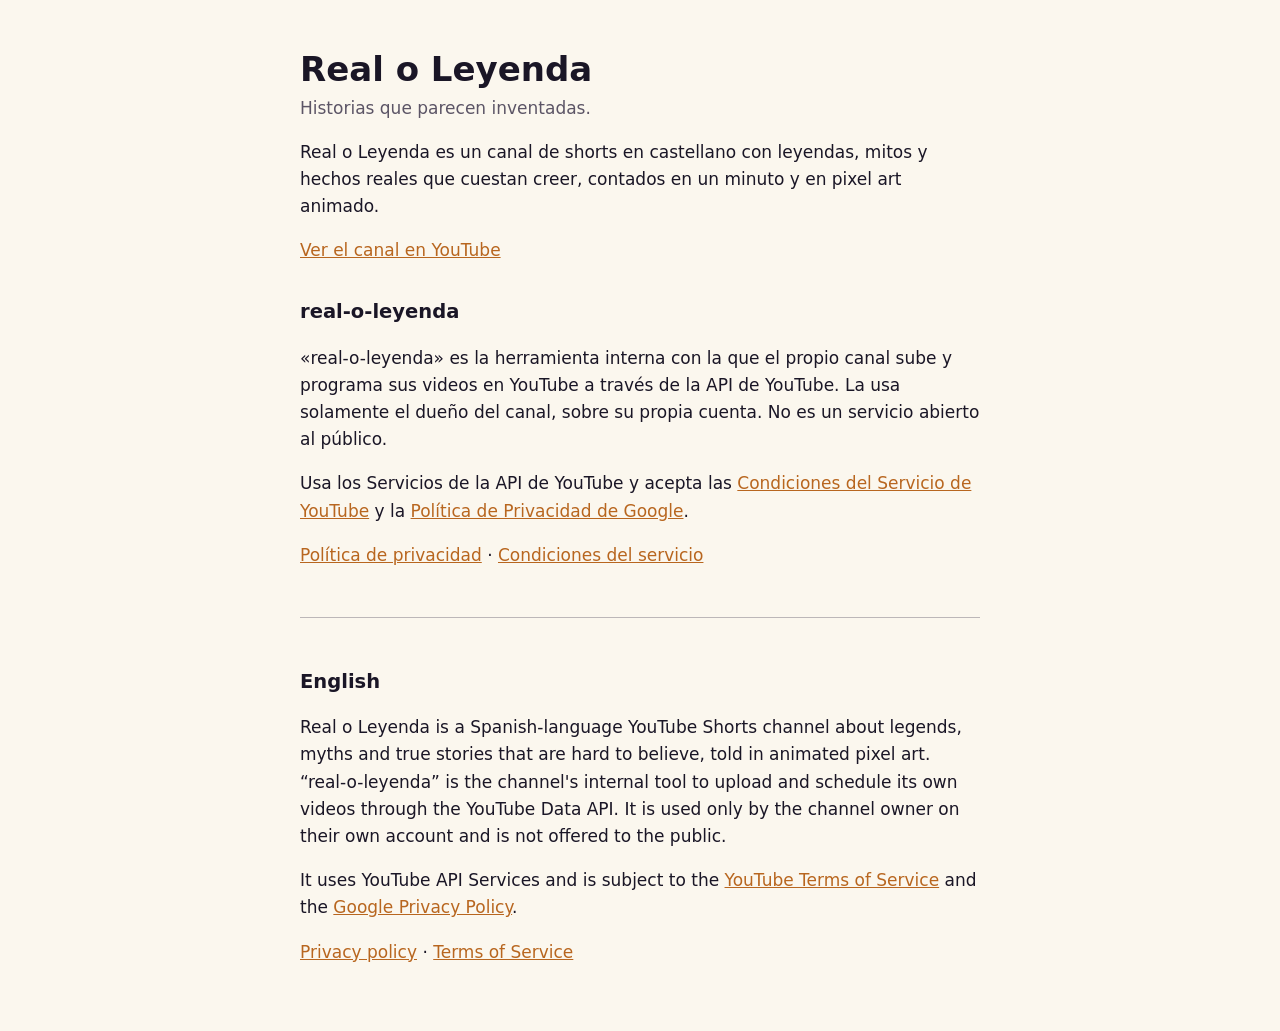
<file: index.html>
<!doctype html>
<html lang="es">
<head>
<meta charset="utf-8">
<meta name="viewport" content="width=device-width, initial-scale=1">
<title>Real o Leyenda</title>
<link rel="stylesheet" href="estilo.css">
</head>
<body>
<main>
<h1>Real o Leyenda</h1>
<p class="lema">Historias que parecen inventadas.</p>
<p>Real o Leyenda es un canal de shorts en castellano con leyendas, mitos y hechos reales que cuestan creer, contados en un minuto y en pixel art animado.</p>
<p><a href="https://www.youtube.com/@realoleyenda">Ver el canal en YouTube</a></p>

<h2>real-o-leyenda</h2>
<p>«real-o-leyenda» es la herramienta interna con la que el propio canal sube y programa sus videos en YouTube a través de la API de YouTube. La usa solamente el dueño del canal, sobre su propia cuenta. No es un servicio abierto al público.</p>
<p>Usa los Servicios de la API de YouTube y acepta las <a href="https://www.youtube.com/t/terms">Condiciones del Servicio de YouTube</a> y la <a href="https://policies.google.com/privacy">Política de Privacidad de Google</a>.</p>
<p><a href="privacidad.html">Política de privacidad</a> · <a href="terminos.html">Condiciones del servicio</a></p>

<hr>
<h2 lang="en">English</h2>
<p lang="en">Real o Leyenda is a Spanish-language YouTube Shorts channel about legends, myths and true stories that are hard to believe, told in animated pixel art. “real-o-leyenda” is the channel's internal tool to upload and schedule its own videos through the YouTube Data API. It is used only by the channel owner on their own account and is not offered to the public.</p>
<p lang="en">It uses YouTube API Services and is subject to the <a href="https://www.youtube.com/t/terms">YouTube Terms of Service</a> and the <a href="https://policies.google.com/privacy">Google Privacy Policy</a>.</p>
<p lang="en"><a href="privacidad.html#en">Privacy policy</a> · <a href="terminos.html#en">Terms of Service</a></p>
</main>
</body>
</html>
</file>
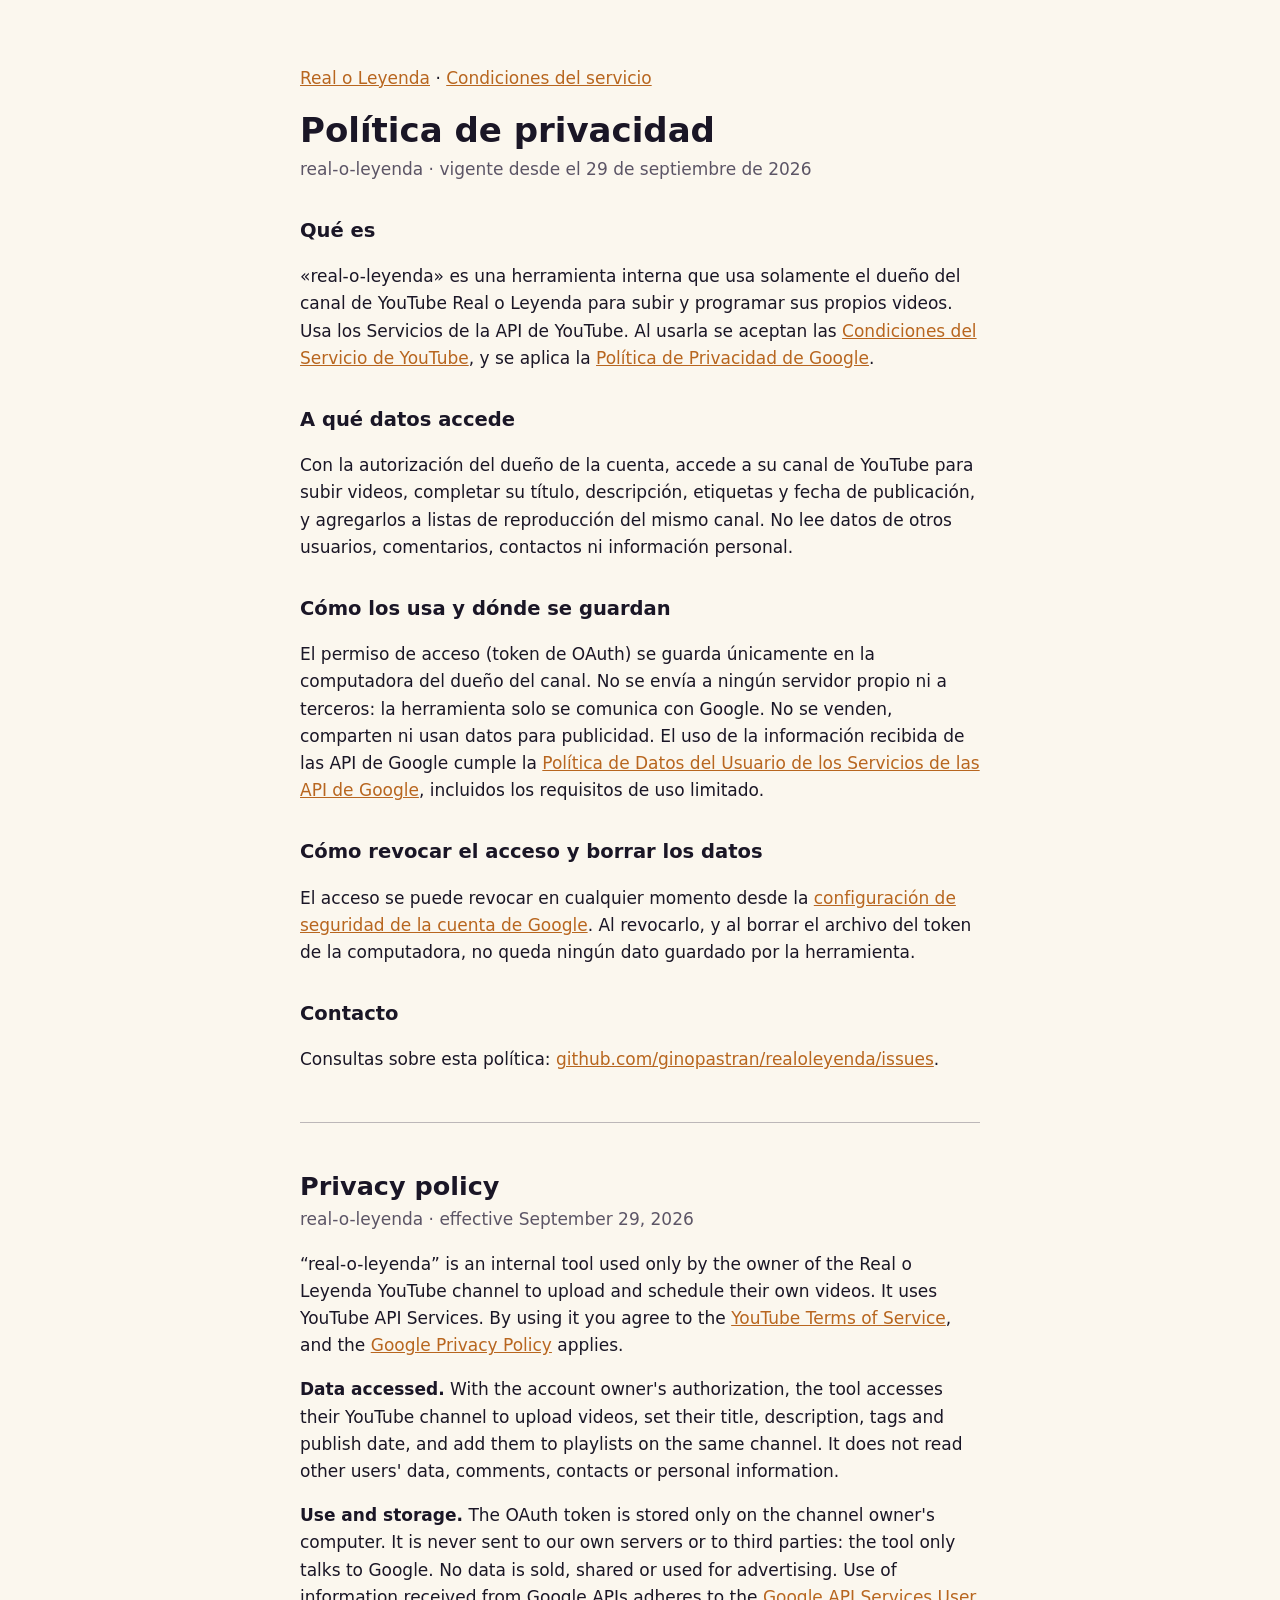
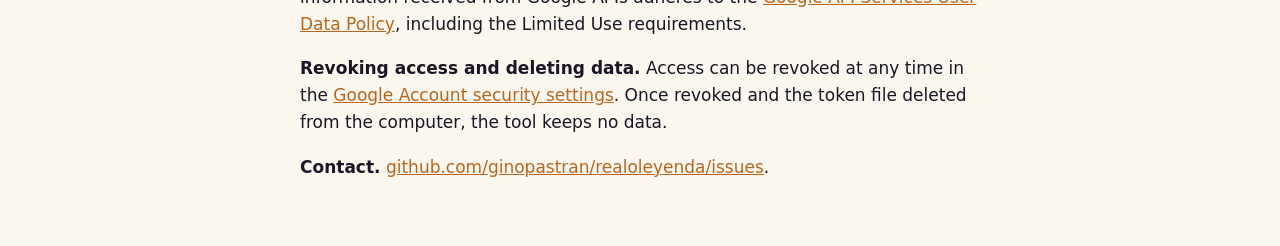
<file: privacidad.html>
<!doctype html>
<html lang="es">
<head>
<meta charset="utf-8">
<meta name="viewport" content="width=device-width, initial-scale=1">
<title>Política de privacidad · Real o Leyenda</title>
<link rel="stylesheet" href="estilo.css">
</head>
<body>
<main>
<p><a href="./">Real o Leyenda</a> · <a href="terminos.html">Condiciones del servicio</a></p>
<h1>Política de privacidad</h1>
<p class="lema">real-o-leyenda · vigente desde el 29 de septiembre de 2026</p>

<h2>Qué es</h2>
<p>«real-o-leyenda» es una herramienta interna que usa solamente el dueño del canal de YouTube Real o Leyenda para subir y programar sus propios videos. Usa los Servicios de la API de YouTube. Al usarla se aceptan las <a href="https://www.youtube.com/t/terms">Condiciones del Servicio de YouTube</a>, y se aplica la <a href="https://policies.google.com/privacy">Política de Privacidad de Google</a>.</p>

<h2>A qué datos accede</h2>
<p>Con la autorización del dueño de la cuenta, accede a su canal de YouTube para subir videos, completar su título, descripción, etiquetas y fecha de publicación, y agregarlos a listas de reproducción del mismo canal. No lee datos de otros usuarios, comentarios, contactos ni información personal.</p>

<h2>Cómo los usa y dónde se guardan</h2>
<p>El permiso de acceso (token de OAuth) se guarda únicamente en la computadora del dueño del canal. No se envía a ningún servidor propio ni a terceros: la herramienta solo se comunica con Google. No se venden, comparten ni usan datos para publicidad. El uso de la información recibida de las API de Google cumple la <a href="https://developers.google.com/terms/api-services-user-data-policy">Política de Datos del Usuario de los Servicios de las API de Google</a>, incluidos los requisitos de uso limitado.</p>

<h2>Cómo revocar el acceso y borrar los datos</h2>
<p>El acceso se puede revocar en cualquier momento desde la <a href="https://myaccount.google.com/permissions">configuración de seguridad de la cuenta de Google</a>. Al revocarlo, y al borrar el archivo del token de la computadora, no queda ningún dato guardado por la herramienta.</p>

<h2>Contacto</h2>
<p>Consultas sobre esta política: <a href="https://github.com/ginopastran/realoleyenda/issues">github.com/ginopastran/realoleyenda/issues</a>.</p>

<hr>
<section id="en" lang="en">
<h1>Privacy policy</h1>
<p class="lema">real-o-leyenda · effective September 29, 2026</p>
<p>“real-o-leyenda” is an internal tool used only by the owner of the Real o Leyenda YouTube channel to upload and schedule their own videos. It uses YouTube API Services. By using it you agree to the <a href="https://www.youtube.com/t/terms">YouTube Terms of Service</a>, and the <a href="https://policies.google.com/privacy">Google Privacy Policy</a> applies.</p>
<p><strong>Data accessed.</strong> With the account owner's authorization, the tool accesses their YouTube channel to upload videos, set their title, description, tags and publish date, and add them to playlists on the same channel. It does not read other users' data, comments, contacts or personal information.</p>
<p><strong>Use and storage.</strong> The OAuth token is stored only on the channel owner's computer. It is never sent to our own servers or to third parties: the tool only talks to Google. No data is sold, shared or used for advertising. Use of information received from Google APIs adheres to the <a href="https://developers.google.com/terms/api-services-user-data-policy">Google API Services User Data Policy</a>, including the Limited Use requirements.</p>
<p><strong>Revoking access and deleting data.</strong> Access can be revoked at any time in the <a href="https://myaccount.google.com/permissions">Google Account security settings</a>. Once revoked and the token file deleted from the computer, the tool keeps no data.</p>
<p><strong>Contact.</strong> <a href="https://github.com/ginopastran/realoleyenda/issues">github.com/ginopastran/realoleyenda/issues</a>.</p>
</section>
</main>
</body>
</html>
</file>
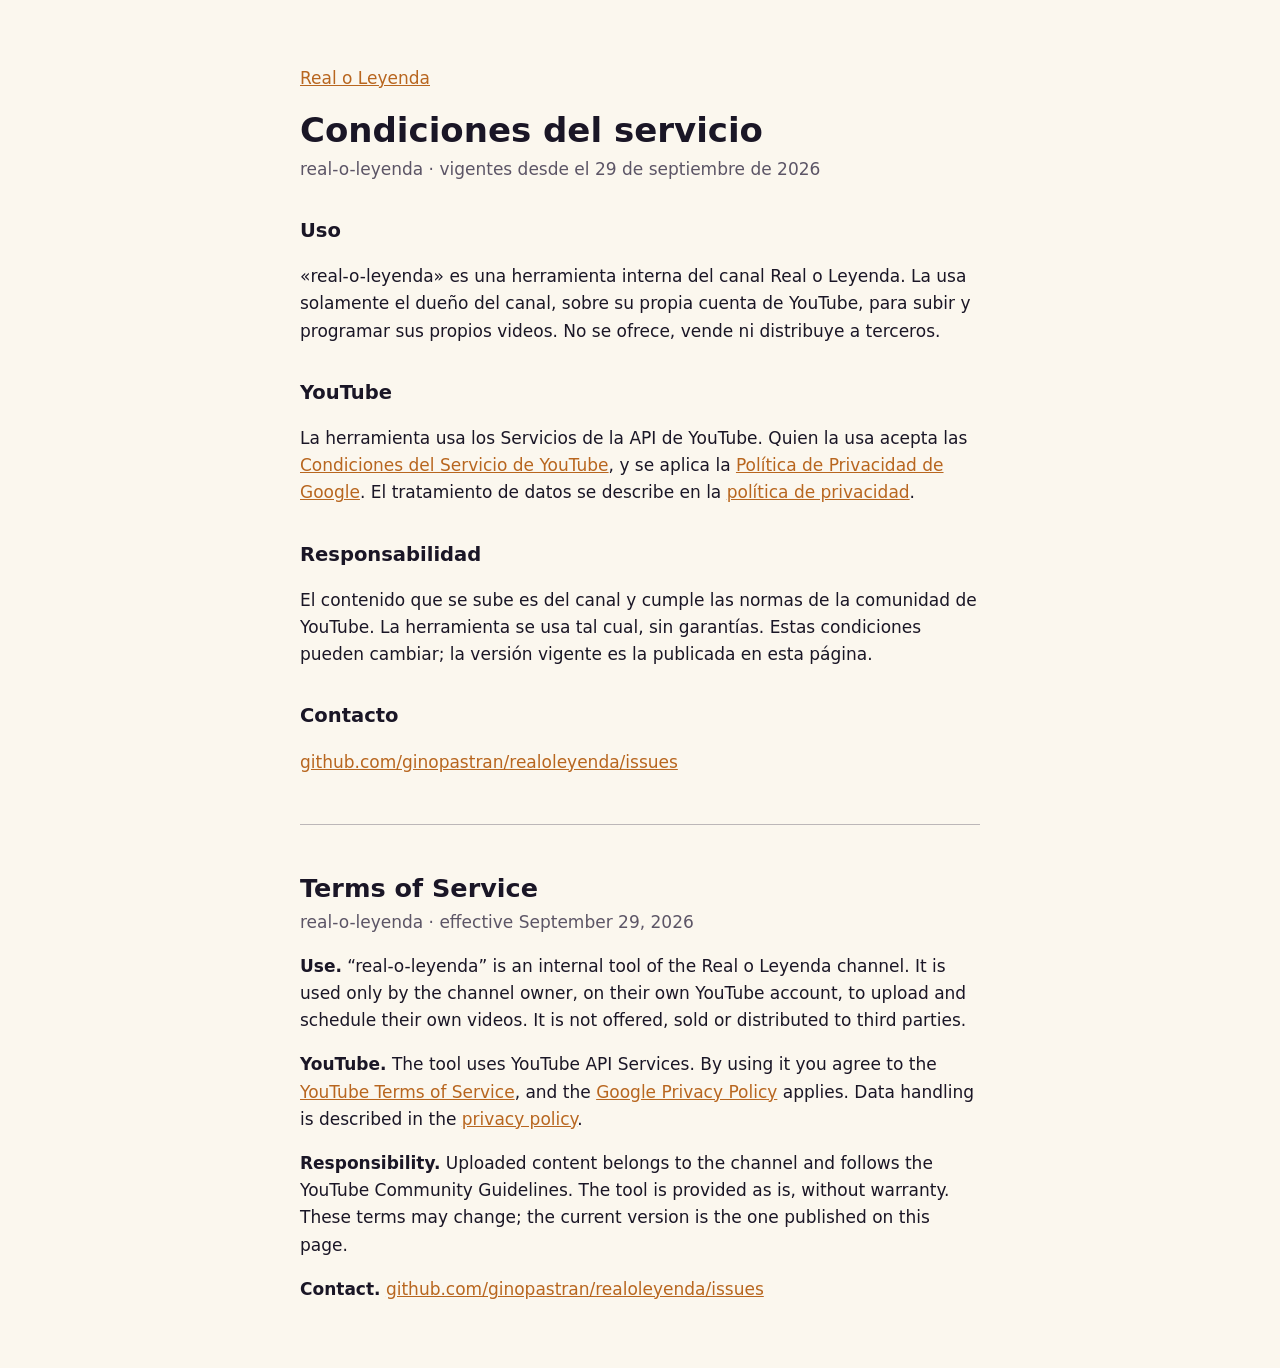
<file: terminos.html>
<!doctype html>
<html lang="es">
<head>
<meta charset="utf-8">
<meta name="viewport" content="width=device-width, initial-scale=1">
<title>Condiciones del servicio · Real o Leyenda</title>
<link rel="stylesheet" href="estilo.css">
</head>
<body>
<main>
<p><a href="./">Real o Leyenda</a></p>
<h1>Condiciones del servicio</h1>
<p class="lema">real-o-leyenda · vigentes desde el 29 de septiembre de 2026</p>

<h2>Uso</h2>
<p>«real-o-leyenda» es una herramienta interna del canal Real o Leyenda. La usa solamente el dueño del canal, sobre su propia cuenta de YouTube, para subir y programar sus propios videos. No se ofrece, vende ni distribuye a terceros.</p>

<h2>YouTube</h2>
<p>La herramienta usa los Servicios de la API de YouTube. Quien la usa acepta las <a href="https://www.youtube.com/t/terms">Condiciones del Servicio de YouTube</a>, y se aplica la <a href="https://policies.google.com/privacy">Política de Privacidad de Google</a>. El tratamiento de datos se describe en la <a href="privacidad.html">política de privacidad</a>.</p>

<h2>Responsabilidad</h2>
<p>El contenido que se sube es del canal y cumple las normas de la comunidad de YouTube. La herramienta se usa tal cual, sin garantías. Estas condiciones pueden cambiar; la versión vigente es la publicada en esta página.</p>

<h2>Contacto</h2>
<p><a href="https://github.com/ginopastran/realoleyenda/issues">github.com/ginopastran/realoleyenda/issues</a></p>

<hr>
<section id="en" lang="en">
<h1>Terms of Service</h1>
<p class="lema">real-o-leyenda · effective September 29, 2026</p>
<p><strong>Use.</strong> “real-o-leyenda” is an internal tool of the Real o Leyenda channel. It is used only by the channel owner, on their own YouTube account, to upload and schedule their own videos. It is not offered, sold or distributed to third parties.</p>
<p><strong>YouTube.</strong> The tool uses YouTube API Services. By using it you agree to the <a href="https://www.youtube.com/t/terms">YouTube Terms of Service</a>, and the <a href="https://policies.google.com/privacy">Google Privacy Policy</a> applies. Data handling is described in the <a href="privacidad.html#en">privacy policy</a>.</p>
<p><strong>Responsibility.</strong> Uploaded content belongs to the channel and follows the YouTube Community Guidelines. The tool is provided as is, without warranty. These terms may change; the current version is the one published on this page.</p>
<p><strong>Contact.</strong> <a href="https://github.com/ginopastran/realoleyenda/issues">github.com/ginopastran/realoleyenda/issues</a></p>
</section>
</main>
</body>
</html>
</file>
<file: estilo.css>
:root { --fondo: #fbf7ee; --tinta: #1a1626; --suave: #5c5566; --acento: #b8661f; }
@media (prefers-color-scheme: dark) { :root { --fondo: #1a1626; --tinta: #f3eee4; --suave: #b3abbd; --acento: #ffce68; } }
body { margin: 0; background: var(--fondo); color: var(--tinta); font: 17px/1.6 system-ui, sans-serif; }
main { max-width: 680px; margin: 0 auto; padding: 48px 16px; }
h1 { margin: 0 0 4px; line-height: 1.25; }
h2 { margin-top: 32px; font-size: 1.15em; }
.lema { color: var(--suave); margin-top: 0; }
a { color: var(--acento); }
hr { margin: 48px 0; border: 0; border-top: 1px solid var(--suave); opacity: .4; }
</file>
